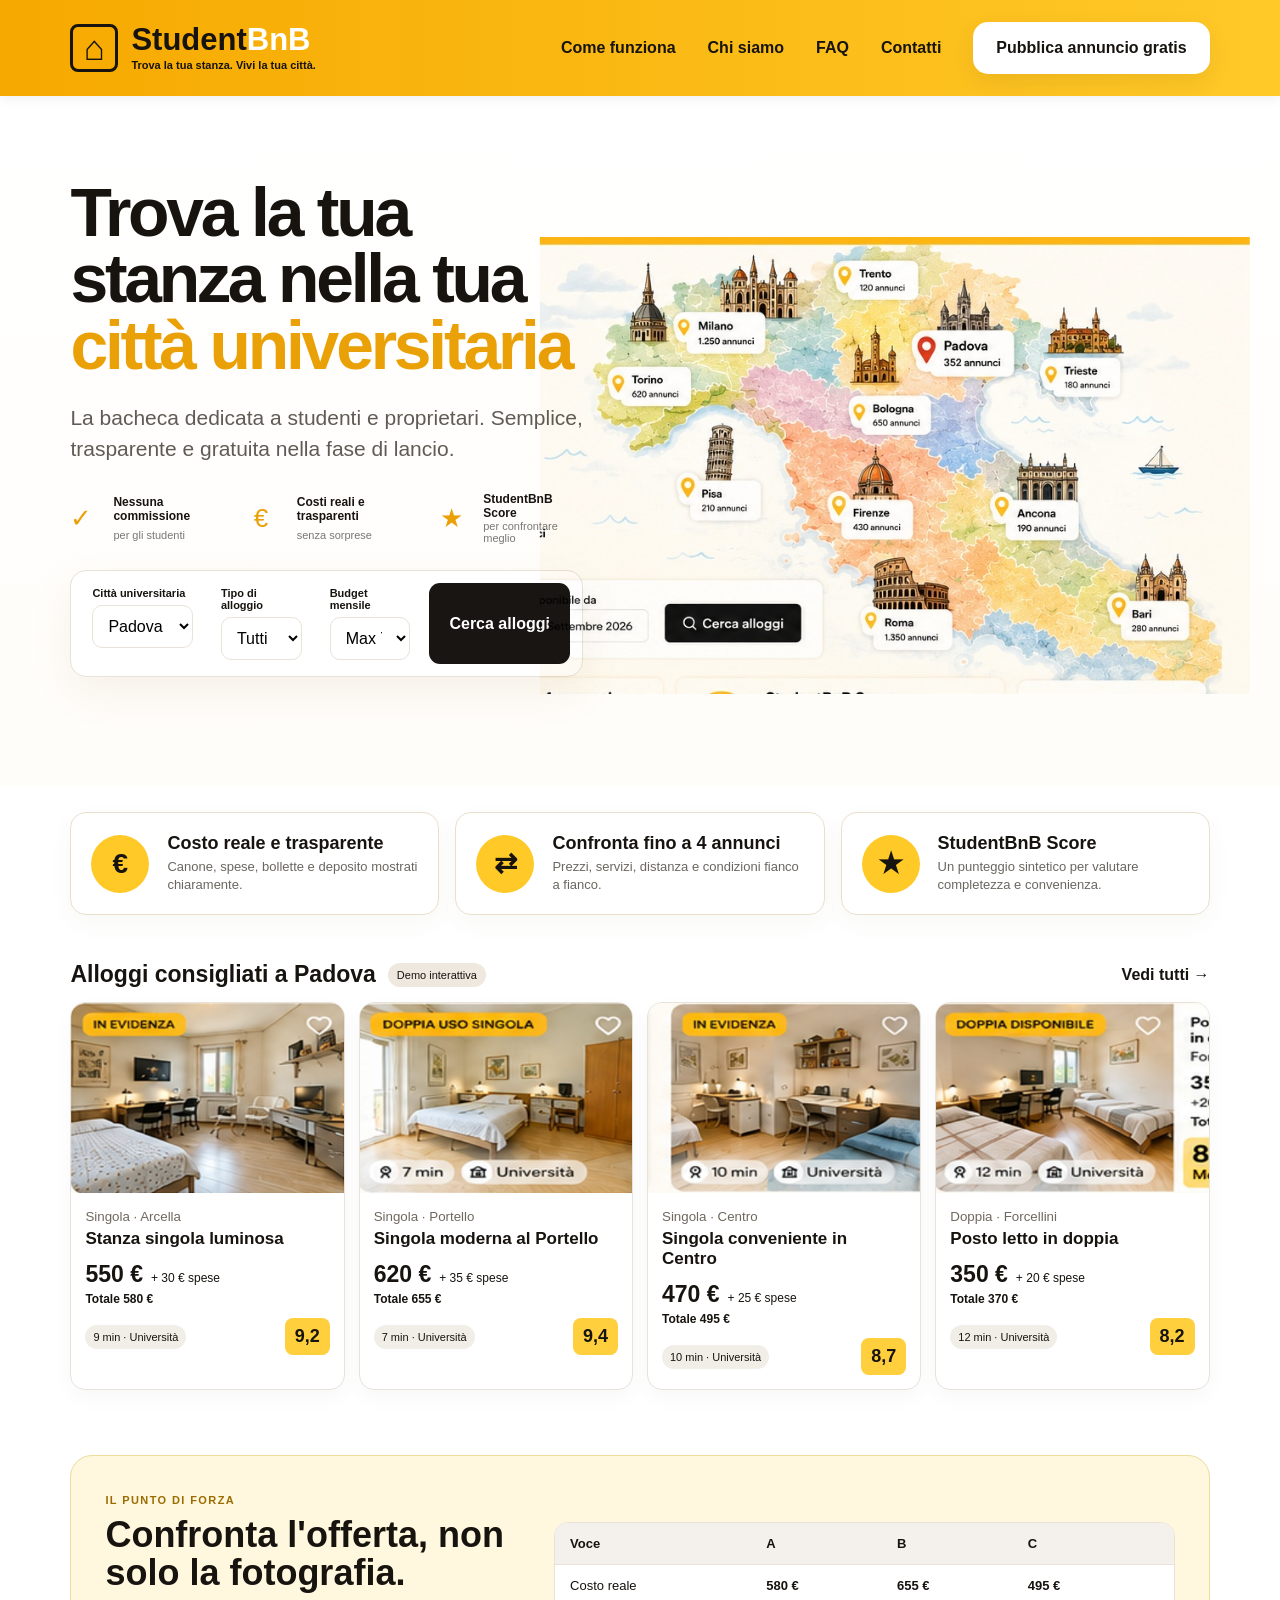
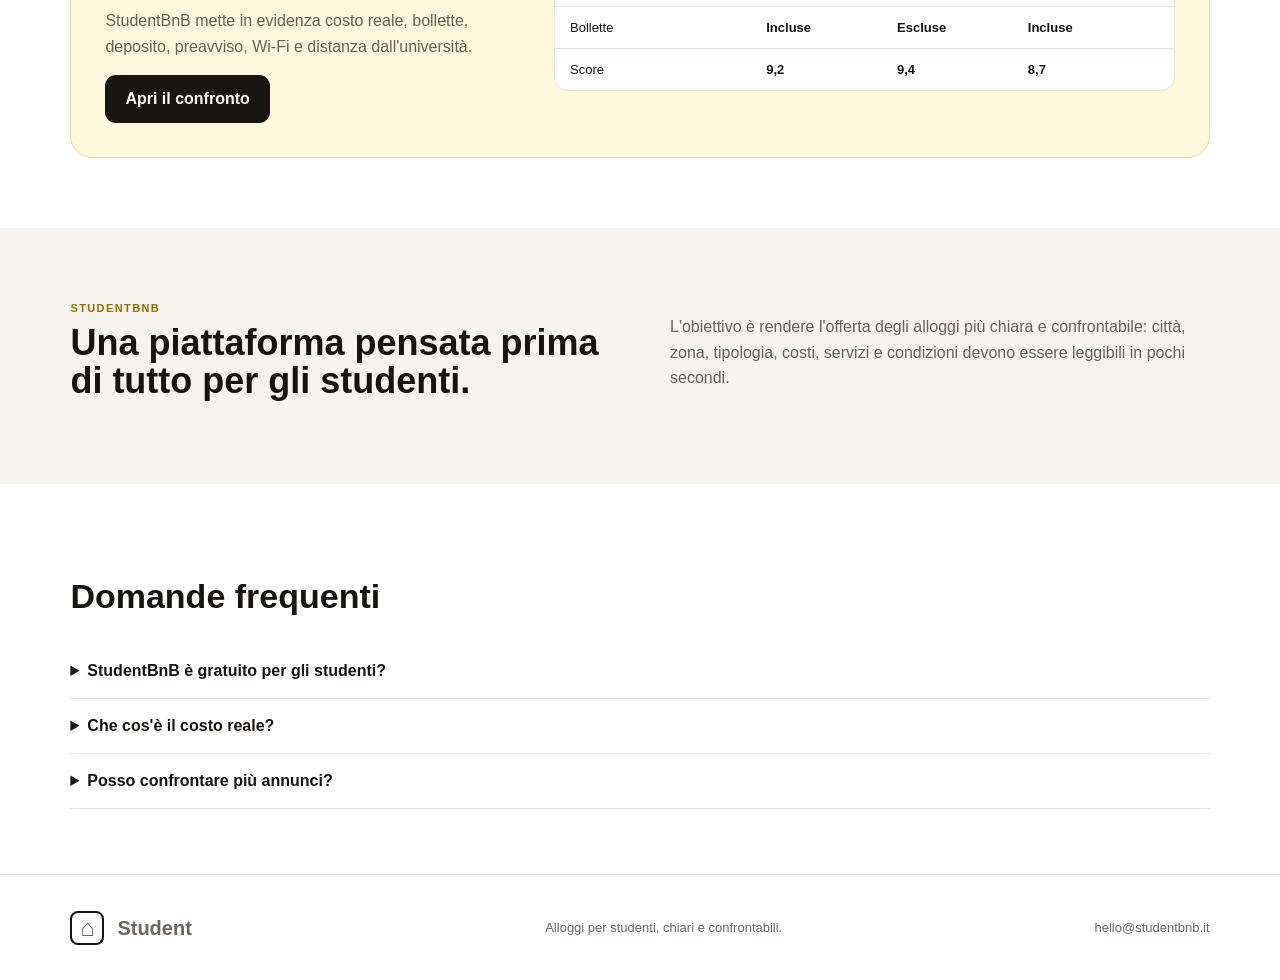
<file: index.html>
<!doctype html>
<html lang="it">
<head>
<meta charset="utf-8">
<meta name="viewport" content="width=device-width,initial-scale=1">
<title>StudentBnB — Trova la tua stanza. Vivi la tua città.</title>
<meta name="description" content="Alloggi per studenti: costi reali, confronto offerte e StudentBnB Score.">
<link rel="stylesheet" href="css/style.css">
</head>
<body>
<header class="site-header">
  <a class="logo" href="index.html">
    <span class="logo-house">⌂</span>
    <span><b>Student</b><strong>BnB</strong><small>Trova la tua stanza. Vivi la tua città.</small></span>
  </a>
  <nav id="nav">
    <a href="#come-funziona">Come funziona</a>
    <a href="#chi-siamo">Chi siamo</a>
    <a href="#faq">FAQ</a>
    <a href="#contatti">Contatti</a>
    <a class="publish" href="pubblica.html">Pubblica annuncio gratis</a>
  </nav>
  <button id="menuBtn" class="menu">☰</button>
</header>

<main>
<section class="hero">
  <div class="hero-copy">
    <h1>Trova la tua<br>stanza nella tua<br><em>città universitaria</em></h1>
    <p>La bacheca dedicata a studenti e proprietari. Semplice, trasparente e gratuita nella fase di lancio.</p>

    <div class="trust-row">
      <div><span>✓</span><b>Nessuna commissione</b><small>per gli studenti</small></div>
      <div><span>€</span><b>Costi reali e trasparenti</b><small>senza sorprese</small></div>
      <div><span>★</span><b>StudentBnB Score</b><small>per confrontare meglio</small></div>
    </div>

    <form class="search-panel" action="padova.html">
      <div>
        <label>Città universitaria</label>
        <select><option>Padova — città pilota</option></select>
      </div>
      <div>
        <label>Tipo di alloggio</label>
        <select><option>Tutti</option><option>Stanza singola</option><option>Doppia</option><option>Appartamento</option></select>
      </div>
      <div>
        <label>Budget mensile</label>
        <select><option>Max 700 €</option><option>Max 550 €</option><option>Max 900 €</option></select>
      </div>
      <button>Cerca alloggi</button>
    </form>
  </div>

  <div class="map-wrap">
    <img src="assets/italia-studentbnb.jpg" alt="Mappa illustrata dell'Italia con città universitarie">
    <a class="map-hotspot padova-hotspot" href="padova.html" aria-label="Apri Padova"></a>
  </div>
</section>

<section class="feature-strip" id="come-funziona">
  <article><span class="feature-icon">€</span><div><h2>Costo reale e trasparente</h2><p>Canone, spese, bollette e deposito mostrati chiaramente.</p></div></article>
  <article><span class="feature-icon">⇄</span><div><h2>Confronta fino a 4 annunci</h2><p>Prezzi, servizi, distanza e condizioni fianco a fianco.</p></div></article>
  <article><span class="feature-icon">★</span><div><h2>StudentBnB Score</h2><p>Un punteggio sintetico per valutare completezza e convenienza.</p></div></article>
</section>

<section class="recommended">
  <div class="section-title">
    <div><h2>Alloggi consigliati a Padova</h2><span>Demo interattiva</span></div>
    <a href="padova.html">Vedi tutti →</a>
  </div>
  <div class="home-cards" id="homeCards"></div>
</section>

<section class="compare-preview">
  <div>
    <span class="eyebrow">IL PUNTO DI FORZA</span>
    <h2>Confronta l'offerta, non solo la fotografia.</h2>
    <p>StudentBnB mette in evidenza costo reale, bollette, deposito, preavviso, Wi-Fi e distanza dall'università.</p>
    <a class="black-btn" href="compare.html">Apri il confronto</a>
  </div>
  <div class="mini-table">
    <div class="table-row head"><b>Voce</b><b>A</b><b>B</b><b>C</b></div>
    <div class="table-row"><span>Costo reale</span><b>580 €</b><b>655 €</b><b>495 €</b></div>
    <div class="table-row"><span>Bollette</span><b>Incluse</b><b>Escluse</b><b>Incluse</b></div>
    <div class="table-row"><span>Score</span><b>9,2</b><b>9,4</b><b>8,7</b></div>
  </div>
</section>

<section class="about" id="chi-siamo">
  <div><span class="eyebrow">STUDENTBNB</span><h2>Una piattaforma pensata prima di tutto per gli studenti.</h2></div>
  <p>L'obiettivo è rendere l'offerta degli alloggi più chiara e confrontabile: città, zona, tipologia, costi, servizi e condizioni devono essere leggibili in pochi secondi.</p>
</section>

<section class="faq" id="faq">
  <h2>Domande frequenti</h2>
  <details><summary>StudentBnB è gratuito per gli studenti?</summary><p>Sì, nella fase di lancio la consultazione e il contatto sono gratuiti.</p></details>
  <details><summary>Che cos'è il costo reale?</summary><p>È il costo mensile indicativo che somma canone e le principali spese dichiarate.</p></details>
  <details><summary>Posso confrontare più annunci?</summary><p>Sì, puoi selezionare fino a quattro annunci.</p></details>
</section>
</main>

<footer id="contatti">
  <div class="logo footer-logo"><span class="logo-house">⌂</span><span><b>Student</b><strong>BnB</strong></span></div>
  <p>Alloggi per studenti, chiari e confrontabili.</p>
  <a href="mailto:hello@studentbnb.it">hello@studentbnb.it</a>
</footer>

<script src="js/data.js"></script>
<script src="js/app.js"></script>
</body>
</html>
</file>
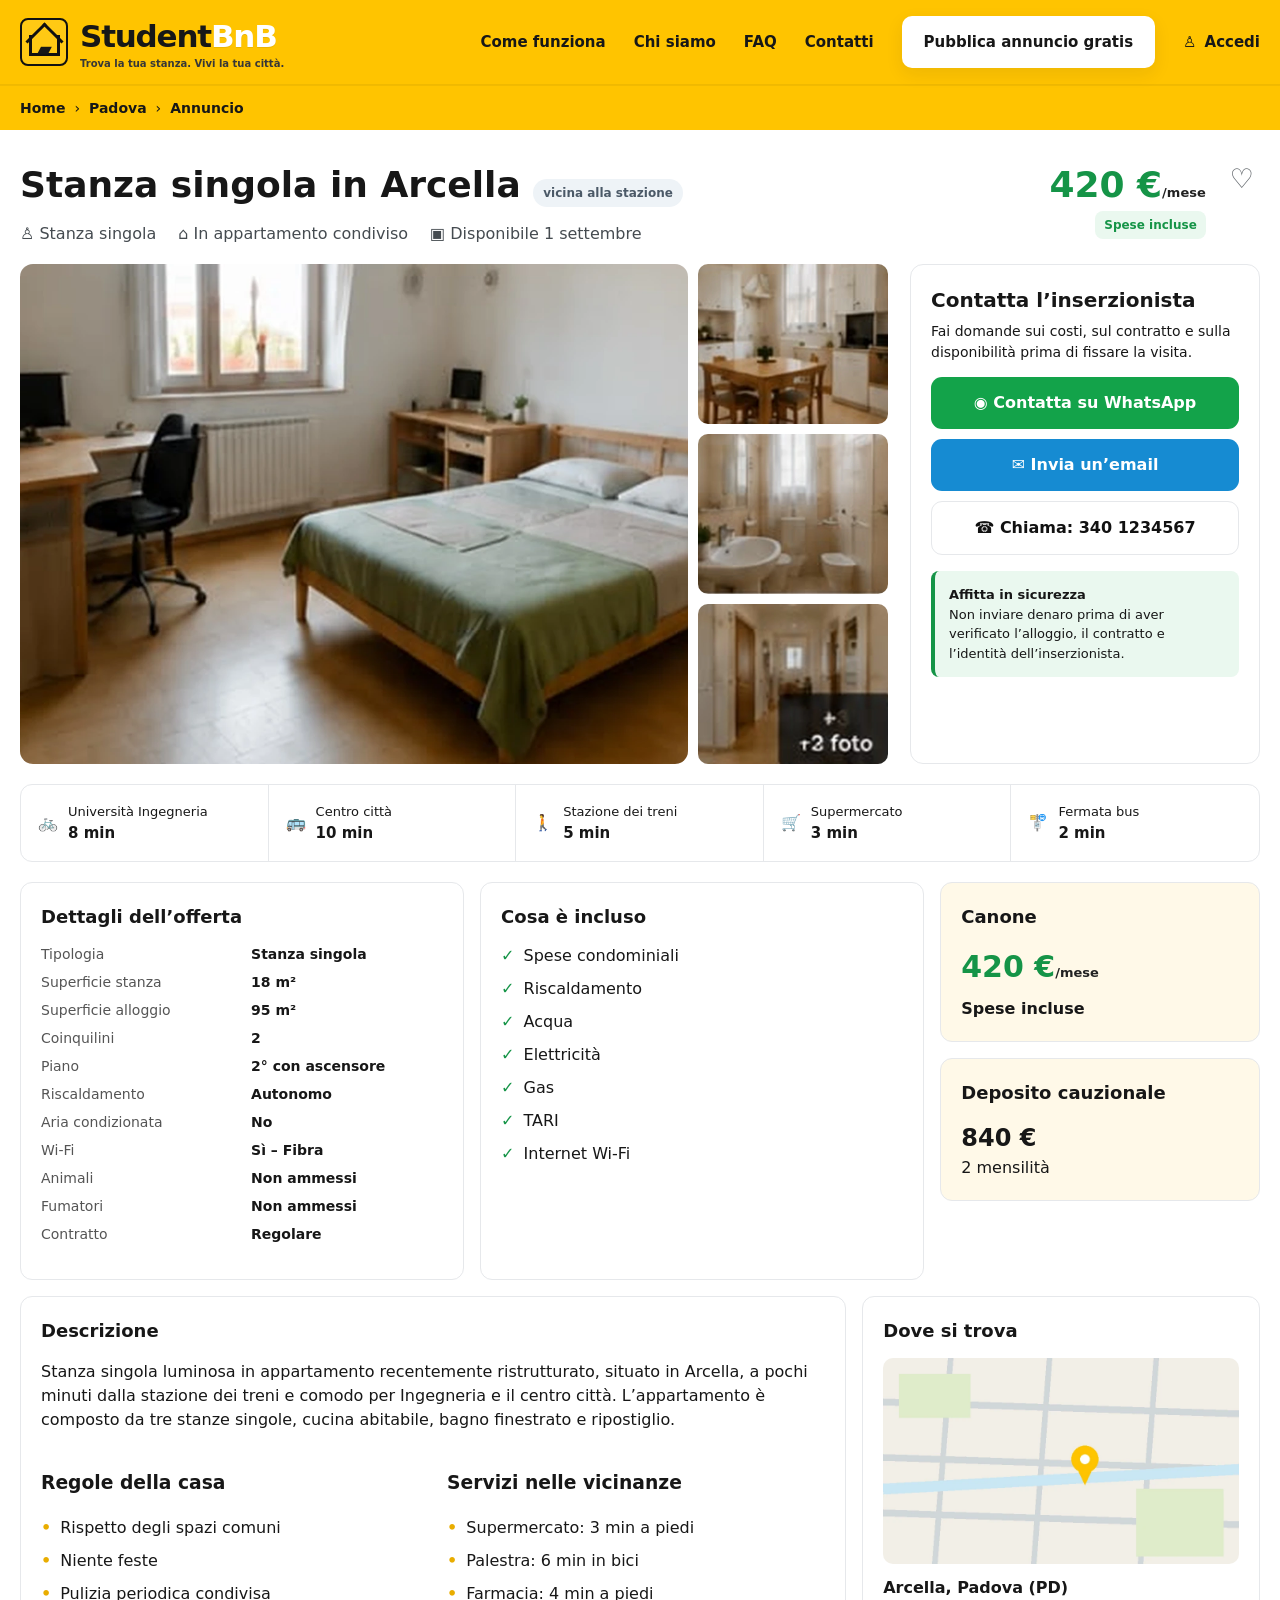
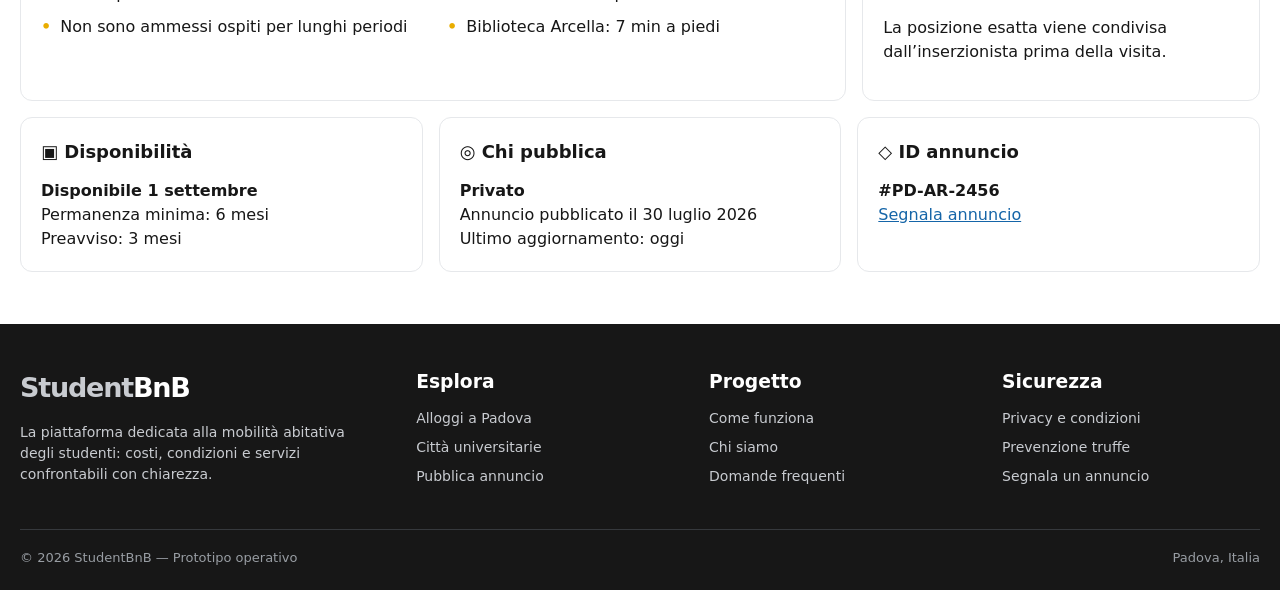
<file: annuncio.html>
<!doctype html>
<html lang="it">
<head>

<meta charset="utf-8">
<meta name="viewport" content="width=device-width,initial-scale=1">
<meta name="theme-color" content="#ffc400">
<link rel="stylesheet" href="assets/css/style.css">

<title>Annuncio StudentBnB</title>
<meta name="description" content="Scheda completa dell'offerta abitativa per studenti: canone, spese, deposito, durata, servizi e contatti.">
</head>
<body>

<header class="site-header">
  <div class="container header-inner">
    <a class="brand" href="index.html" aria-label="StudentBnB home">
      <span class="brand-icon" aria-hidden="true"><span class="brand-cap">▰</span></span>
      <span>Student<strong>BnB</strong><small>Trova la tua stanza. Vivi la tua città.</small></span>
    </a>
    <button class="menu-button" aria-label="Apri il menu" aria-expanded="false">☰</button>
    <nav class="main-nav" aria-label="Navigazione principale">
      <a href="index.html#come-funziona">Come funziona</a>
      <a href="index.html#chi-siamo">Chi siamo</a>
      <a href="index.html#faq">FAQ</a>
      <a href="index.html#contatti">Contatti</a>
      <a class="header-cta" href="pubblica.html">Pubblica annuncio gratis</a>
      <a class="account-link" href="#" data-login>♙ <span data-account-label>Accedi</span></a>
    </nav>
  </div>
</header>
<div class="breadcrumb"><div class="container"><a href="index.html">Home</a><span>›</span><a href="padova.html">Padova</a><span>›</span><strong>Annuncio</strong></div></div>
<main class="detail-page">
  <div class="container" id="detail-root"></div>
</main>

<footer class="site-footer" id="contatti">
  <div class="container">
    <div class="footer-grid">
      <div>
        <a class="brand" href="index.html" style="font-size:27px"><span>Student<strong>BnB</strong></span></a>
        <p>La piattaforma dedicata alla mobilità abitativa degli studenti: costi, condizioni e servizi confrontabili con chiarezza.</p>
      </div>
      <div><h3>Esplora</h3><div class="footer-links"><a href="padova.html">Alloggi a Padova</a><a href="index.html#citta">Città universitarie</a><a href="pubblica.html">Pubblica annuncio</a></div></div>
      <div><h3>Progetto</h3><div class="footer-links"><a href="index.html#come-funziona">Come funziona</a><a href="index.html#chi-siamo">Chi siamo</a><a href="index.html#faq">Domande frequenti</a></div></div>
      <div><h3>Sicurezza</h3><div class="footer-links"><a href="privacy.html">Privacy e condizioni</a><a href="privacy.html#sicurezza">Prevenzione truffe</a><a href="mailto:segnalazioni@studentbnb.it">Segnala un annuncio</a></div></div>
    </div>
    <div class="footer-bottom"><span>© 2026 StudentBnB — Prototipo operativo</span><span>Padova, Italia</span></div>
  </div>
</footer>
<div class="modal-backdrop" id="login-modal" role="dialog" aria-modal="true" aria-labelledby="login-title">
  <div class="modal">
    <button class="modal-close" data-close-modal aria-label="Chiudi">×</button>
    <h2 id="login-title">Accedi alla demo</h2>
    <p>Salva i preferiti e ritrova gli annunci pubblicati da questo dispositivo.</p>
    <form id="login-form">
      <div class="field"><label for="login-email">Email</label><input id="login-email" name="email" type="email" required placeholder="nome@email.it"></div>
      <button class="btn btn-yellow btn-block" type="submit">Continua</button>
    </form>
  </div>
</div>
<div id="toast" class="toast" role="status" aria-live="polite"></div>
<script src="assets/js/data.js"></script>
<script src="assets/js/app.js"></script>
</body>
</html>
</file>
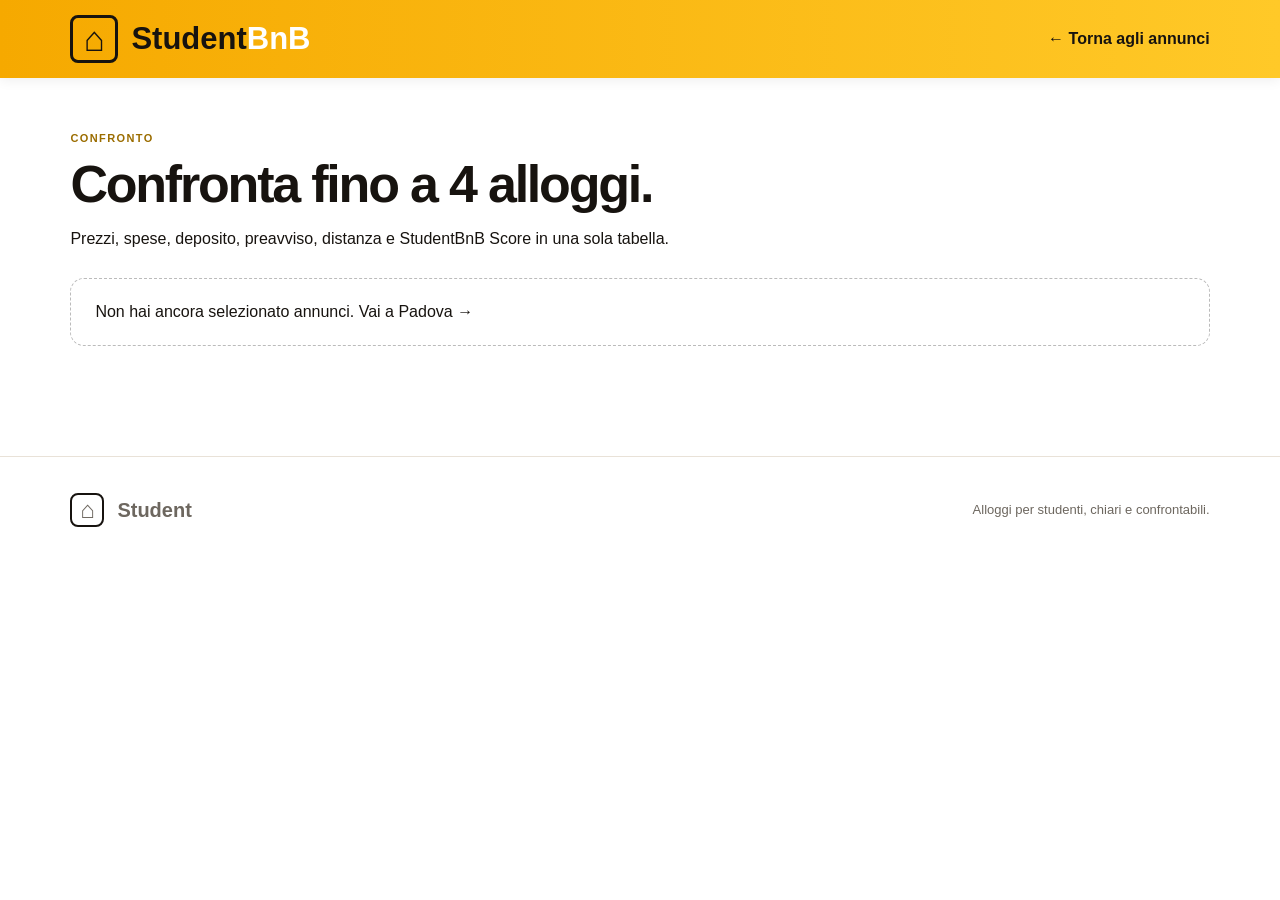
<file: compare.html>
<!doctype html>
<html lang="it"><head><meta charset="utf-8"><meta name="viewport" content="width=device-width,initial-scale=1">
<title>Confronta alloggi — StudentBnB</title><link rel="stylesheet" href="css/style.css"></head><body>
<header class="site-header compact"><a class="logo" href="index.html"><span class="logo-house">⌂</span><span><b>Student</b><strong>BnB</strong></span></a><nav><a href="padova.html">← Torna agli annunci</a></nav></header>
<main class="page compare-page"><span class="eyebrow">CONFRONTO</span><h1>Confronta fino a 4 alloggi.</h1><p>Prezzi, spese, deposito, preavviso, distanza e StudentBnB Score in una sola tabella.</p>
<div id="compareEmpty" class="empty">Non hai ancora selezionato annunci. <a href="padova.html">Vai a Padova →</a></div>
<div id="compareTableWrap"></div></main>
<footer><div class="logo footer-logo"><span class="logo-house">⌂</span><span><b>Student</b><strong>BnB</strong></span></div><p>Alloggi per studenti, chiari e confrontabili.</p></footer>
<script src="js/data.js"></script><script src="js/app.js"></script></body></html>
</file>
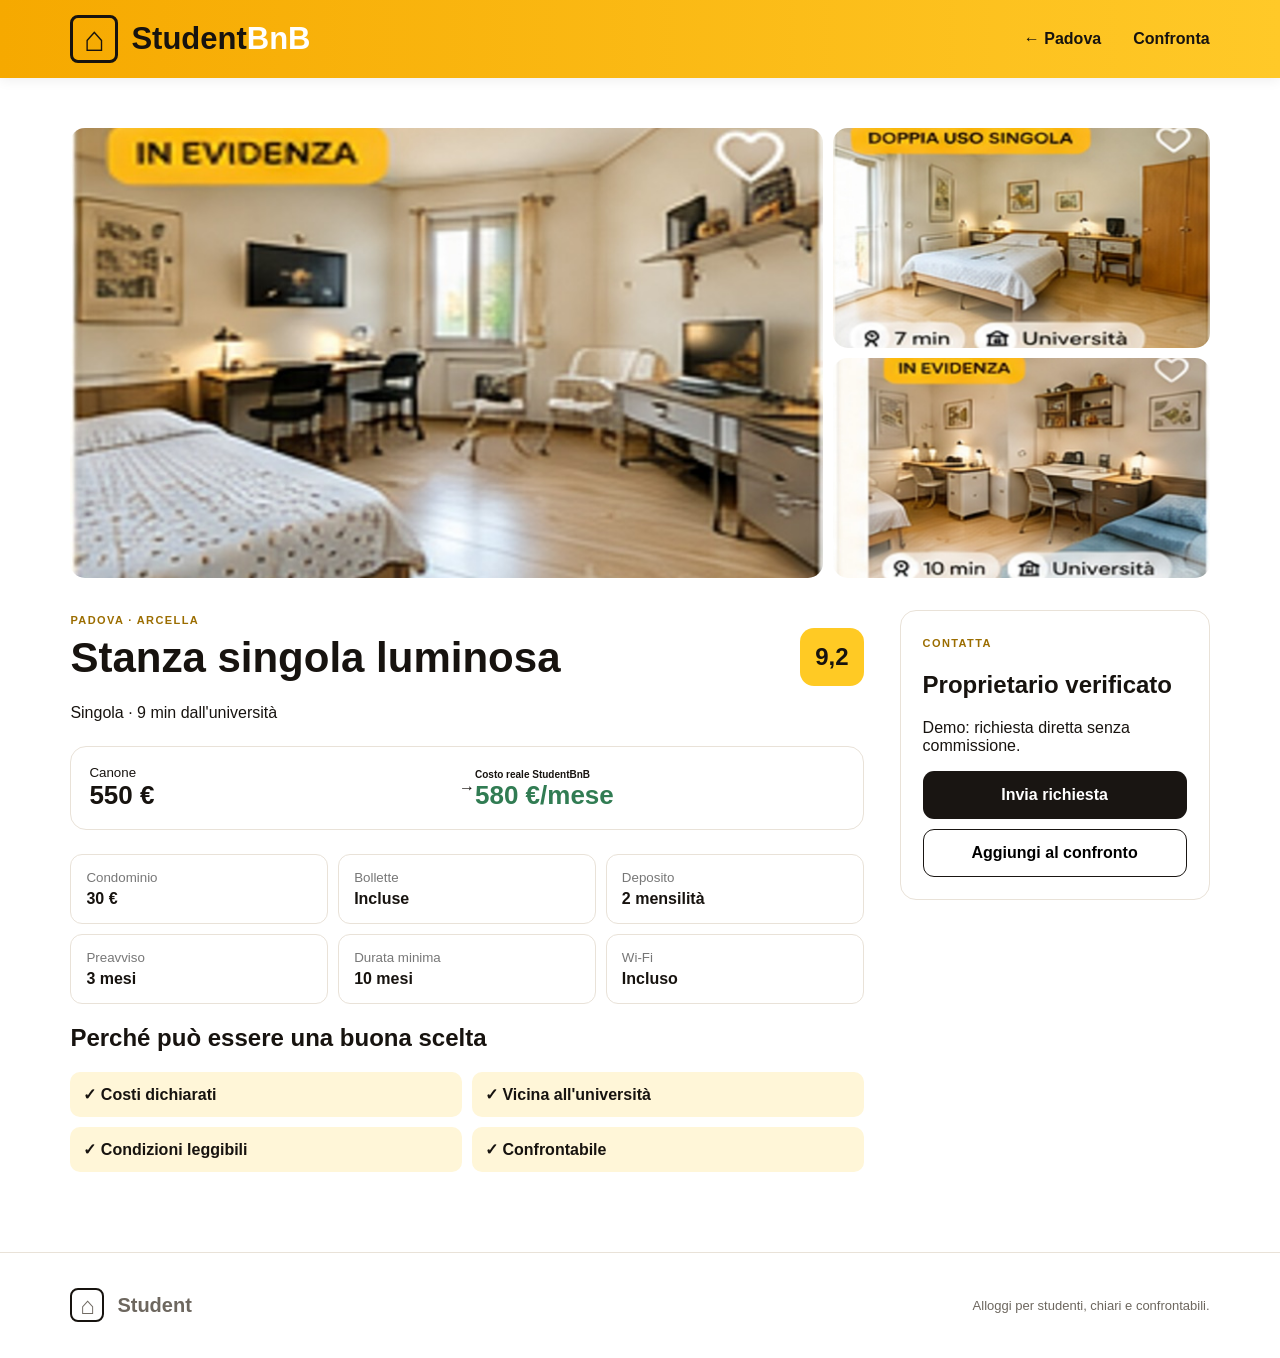
<file: detail.html>
<!doctype html>
<html lang="it"><head><meta charset="utf-8"><meta name="viewport" content="width=device-width,initial-scale=1">
<title>Dettaglio annuncio — StudentBnB</title><link rel="stylesheet" href="css/style.css"></head><body>
<header class="site-header compact"><a class="logo" href="index.html"><span class="logo-house">⌂</span><span><b>Student</b><strong>BnB</strong></span></a><nav><a href="padova.html">← Padova</a><a href="compare.html">Confronta</a></nav></header>
<main class="page detail-page" id="detailRoot">
  <div class="gallery"><img id="detailPhoto" src="assets/room-1.jpg"><img src="assets/room-2.jpg"><img src="assets/room-3.jpg"></div>
  <div class="detail-layout">
    <section>
      <span class="eyebrow" id="detailZone">PADOVA</span>
      <div class="detail-title"><h1 id="detailTitle">Stanza singola</h1><span id="detailScore" class="big-score">9,4</span></div>
      <p id="detailMeta"></p>
      <div class="real-cost"><div><small>Canone</small><b id="rentPrice"></b></div><span>→</span><div class="total"><small>Costo reale StudentBnB</small><b id="realPrice"></b></div></div>
      <div class="info-grid">
        <div><small>Condominio</small><b id="condoPrice"></b></div>
        <div><small>Bollette</small><b id="billPrice"></b></div>
        <div><small>Deposito</small><b id="depositPrice"></b></div>
        <div><small>Preavviso</small><b id="noticePrice"></b></div>
        <div><small>Durata minima</small><b id="durationPrice"></b></div>
        <div><small>Wi-Fi</small><b id="wifiInfo"></b></div>
      </div>
      <h2>Perché può essere una buona scelta</h2>
      <div class="pros"><span>✓ Costi dichiarati</span><span>✓ Vicina all'università</span><span>✓ Condizioni leggibili</span><span>✓ Confrontabile</span></div>
    </section>
    <aside><div class="contact-box"><span class="eyebrow">CONTATTA</span><h2>Proprietario verificato</h2><p>Demo: richiesta diretta senza commissione.</p><a class="black-btn full" href="mailto:demo@studentbnb.it">Invia richiesta</a><button id="detailCompareBtn" class="outline full">Aggiungi al confronto</button></div></aside>
  </div>
</main>
<footer><div class="logo footer-logo"><span class="logo-house">⌂</span><span><b>Student</b><strong>BnB</strong></span></div><p>Alloggi per studenti, chiari e confrontabili.</p></footer>
<script src="js/data.js"></script><script src="js/app.js"></script></body></html>
</file>
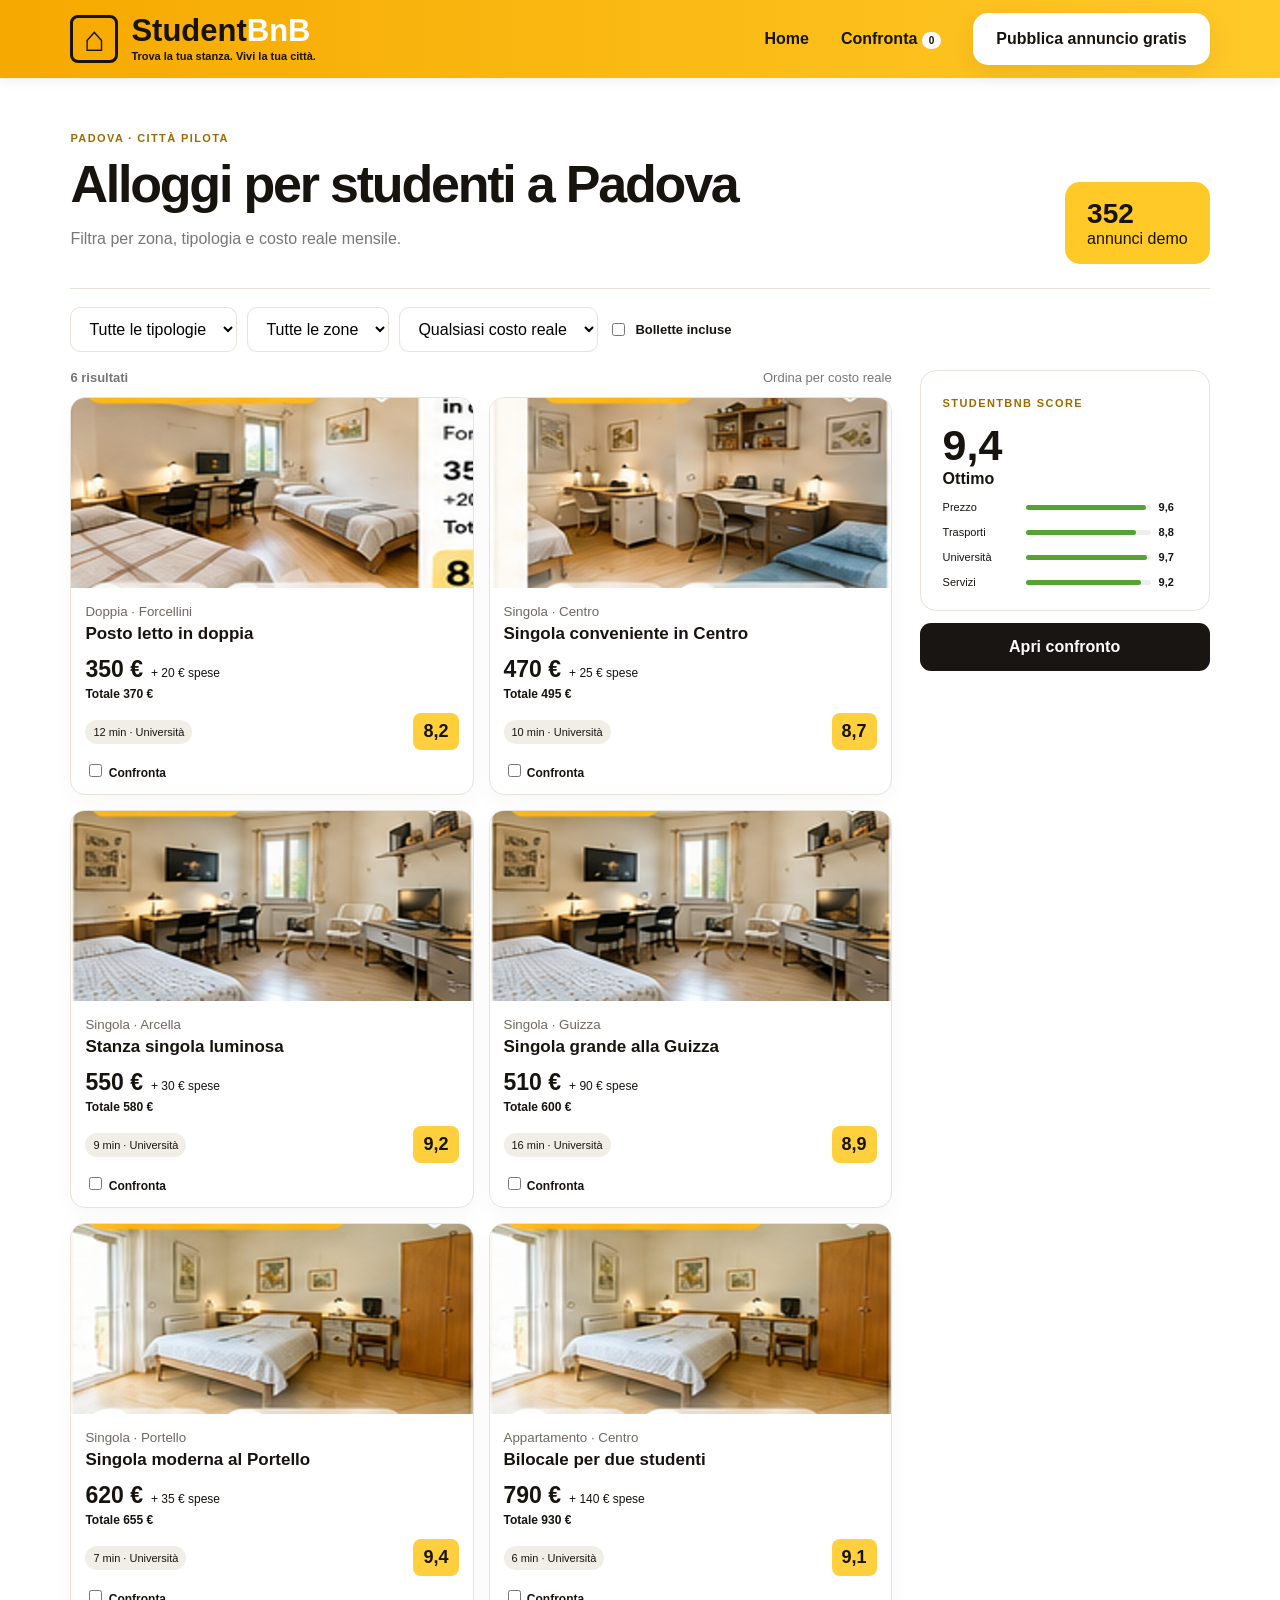
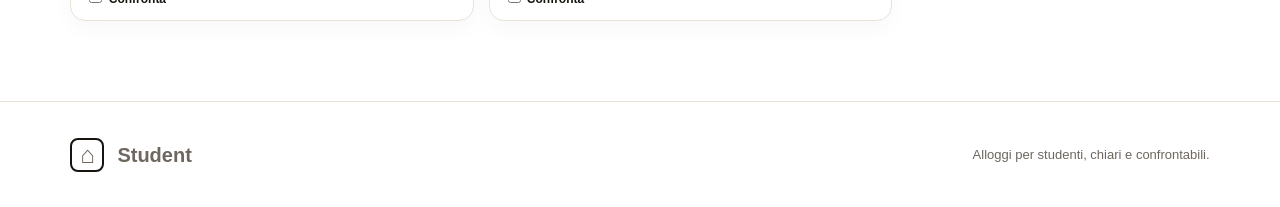
<file: padova.html>
<!doctype html>
<html lang="it"><head><meta charset="utf-8"><meta name="viewport" content="width=device-width,initial-scale=1">
<title>Padova — StudentBnB</title><link rel="stylesheet" href="css/style.css"></head>
<body>
<header class="site-header compact">
  <a class="logo" href="index.html"><span class="logo-house">⌂</span><span><b>Student</b><strong>BnB</strong><small>Trova la tua stanza. Vivi la tua città.</small></span></a>
  <nav><a href="index.html">Home</a><a href="compare.html">Confronta <span id="compareCount" class="badge">0</span></a><a class="publish" href="pubblica.html">Pubblica annuncio gratis</a></nav>
</header>
<main class="page">
<section class="city-heading">
  <div><span class="eyebrow">PADOVA · CITTÀ PILOTA</span><h1>Alloggi per studenti a Padova</h1><p>Filtra per zona, tipologia e costo reale mensile.</p></div>
  <div class="city-score"><b>352</b><span>annunci demo</span></div>
</section>

<section class="filters">
  <select id="typeFilter"><option value="all">Tutte le tipologie</option><option>Singola</option><option>Doppia</option><option>Appartamento</option></select>
  <select id="zoneFilter"><option value="all">Tutte le zone</option><option>Arcella</option><option>Portello</option><option>Centro</option><option>Guizza</option><option>Forcellini</option></select>
  <select id="priceFilter"><option value="9999">Qualsiasi costo reale</option><option value="550">Fino a 550 €</option><option value="650">Fino a 650 €</option><option value="800">Fino a 800 €</option></select>
  <label><input id="billsFilter" type="checkbox"> Bollette incluse</label>
</section>

<section class="listing-layout">
  <div>
    <div class="results-meta"><b><span id="resultCount">0</span> risultati</b><span>Ordina per costo reale</span></div>
    <div id="listingGrid" class="listing-grid"></div>
  </div>
  <aside>
    <div class="score-panel">
      <span class="eyebrow">STUDENTBNB SCORE</span>
      <strong>9,4</strong><b>Ottimo</b>
      <div class="scoreline"><span>Prezzo</span><i style="--w:96%"></i><b>9,6</b></div>
      <div class="scoreline"><span>Trasporti</span><i style="--w:88%"></i><b>8,8</b></div>
      <div class="scoreline"><span>Università</span><i style="--w:97%"></i><b>9,7</b></div>
      <div class="scoreline"><span>Servizi</span><i style="--w:92%"></i><b>9,2</b></div>
    </div>
    <a class="black-btn full" href="compare.html">Apri confronto</a>
  </aside>
</section>
</main>
<footer><div class="logo footer-logo"><span class="logo-house">⌂</span><span><b>Student</b><strong>BnB</strong></span></div><p>Alloggi per studenti, chiari e confrontabili.</p></footer>
<script src="js/data.js"></script><script src="js/app.js"></script>
</body></html>
</file>
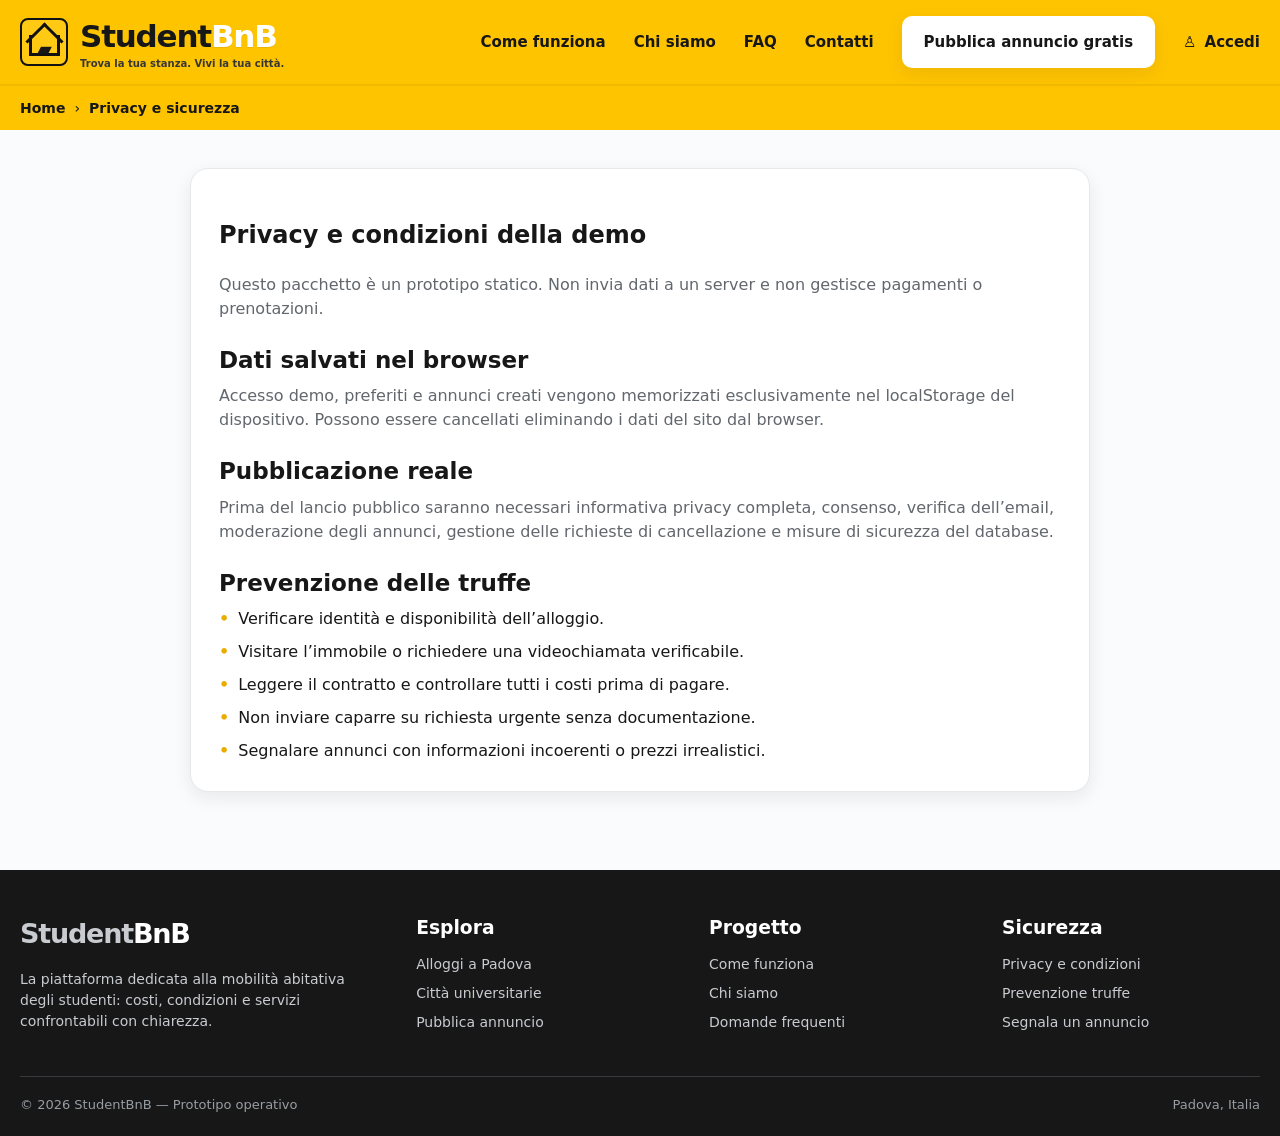
<file: privacy.html>
<!doctype html>
<html lang="it">
<head>

<meta charset="utf-8">
<meta name="viewport" content="width=device-width,initial-scale=1">
<meta name="theme-color" content="#ffc400">
<link rel="stylesheet" href="assets/css/style.css">

<title>Privacy, condizioni e sicurezza | StudentBnB</title>
<meta name="description" content="Informazioni essenziali su privacy, sicurezza e condizioni d'uso del prototipo StudentBnB.">
</head>
<body>

<header class="site-header">
  <div class="container header-inner">
    <a class="brand" href="index.html" aria-label="StudentBnB home">
      <span class="brand-icon" aria-hidden="true"><span class="brand-cap">▰</span></span>
      <span>Student<strong>BnB</strong><small>Trova la tua stanza. Vivi la tua città.</small></span>
    </a>
    <button class="menu-button" aria-label="Apri il menu" aria-expanded="false">☰</button>
    <nav class="main-nav" aria-label="Navigazione principale">
      <a href="index.html#come-funziona">Come funziona</a>
      <a href="index.html#chi-siamo">Chi siamo</a>
      <a href="index.html#faq">FAQ</a>
      <a href="index.html#contatti">Contatti</a>
      <a class="header-cta" href="pubblica.html">Pubblica annuncio gratis</a>
      <a class="account-link" href="#" data-login>♙ <span data-account-label>Accedi</span></a>
    </nav>
  </div>
</header>
<div class="breadcrumb"><div class="container"><a href="index.html">Home</a><span>›</span><strong>Privacy e sicurezza</strong></div></div>
<main class="form-shell">
  <div class="container" style="max-width:900px">
    <section class="form-section card">
      <h1>Privacy e condizioni della demo</h1>
      <p>Questo pacchetto è un prototipo statico. Non invia dati a un server e non gestisce pagamenti o prenotazioni.</p>
      <h2>Dati salvati nel browser</h2>
      <p>Accesso demo, preferiti e annunci creati vengono memorizzati esclusivamente nel localStorage del dispositivo. Possono essere cancellati eliminando i dati del sito dal browser.</p>
      <h2>Pubblicazione reale</h2>
      <p>Prima del lancio pubblico saranno necessari informativa privacy completa, consenso, verifica dell’email, moderazione degli annunci, gestione delle richieste di cancellazione e misure di sicurezza del database.</p>
      <h2 id="sicurezza">Prevenzione delle truffe</h2>
      <ul class="bullet-list">
        <li>Verificare identità e disponibilità dell’alloggio.</li>
        <li>Visitare l’immobile o richiedere una videochiamata verificabile.</li>
        <li>Leggere il contratto e controllare tutti i costi prima di pagare.</li>
        <li>Non inviare caparre su richiesta urgente senza documentazione.</li>
        <li>Segnalare annunci con informazioni incoerenti o prezzi irrealistici.</li>
      </ul>
    </section>
  </div>
</main>

<footer class="site-footer" id="contatti">
  <div class="container">
    <div class="footer-grid">
      <div>
        <a class="brand" href="index.html" style="font-size:27px"><span>Student<strong>BnB</strong></span></a>
        <p>La piattaforma dedicata alla mobilità abitativa degli studenti: costi, condizioni e servizi confrontabili con chiarezza.</p>
      </div>
      <div><h3>Esplora</h3><div class="footer-links"><a href="padova.html">Alloggi a Padova</a><a href="index.html#citta">Città universitarie</a><a href="pubblica.html">Pubblica annuncio</a></div></div>
      <div><h3>Progetto</h3><div class="footer-links"><a href="index.html#come-funziona">Come funziona</a><a href="index.html#chi-siamo">Chi siamo</a><a href="index.html#faq">Domande frequenti</a></div></div>
      <div><h3>Sicurezza</h3><div class="footer-links"><a href="privacy.html">Privacy e condizioni</a><a href="privacy.html#sicurezza">Prevenzione truffe</a><a href="mailto:segnalazioni@studentbnb.it">Segnala un annuncio</a></div></div>
    </div>
    <div class="footer-bottom"><span>© 2026 StudentBnB — Prototipo operativo</span><span>Padova, Italia</span></div>
  </div>
</footer>
<div class="modal-backdrop" id="login-modal" role="dialog" aria-modal="true" aria-labelledby="login-title">
  <div class="modal">
    <button class="modal-close" data-close-modal aria-label="Chiudi">×</button>
    <h2 id="login-title">Accedi alla demo</h2>
    <p>Salva i preferiti e ritrova gli annunci pubblicati da questo dispositivo.</p>
    <form id="login-form">
      <div class="field"><label for="login-email">Email</label><input id="login-email" name="email" type="email" required placeholder="nome@email.it"></div>
      <button class="btn btn-yellow btn-block" type="submit">Continua</button>
    </form>
  </div>
</div>
<div id="toast" class="toast" role="status" aria-live="polite"></div>
<script src="assets/js/data.js"></script>
<script src="assets/js/app.js"></script>
</body>
</html>
</file>
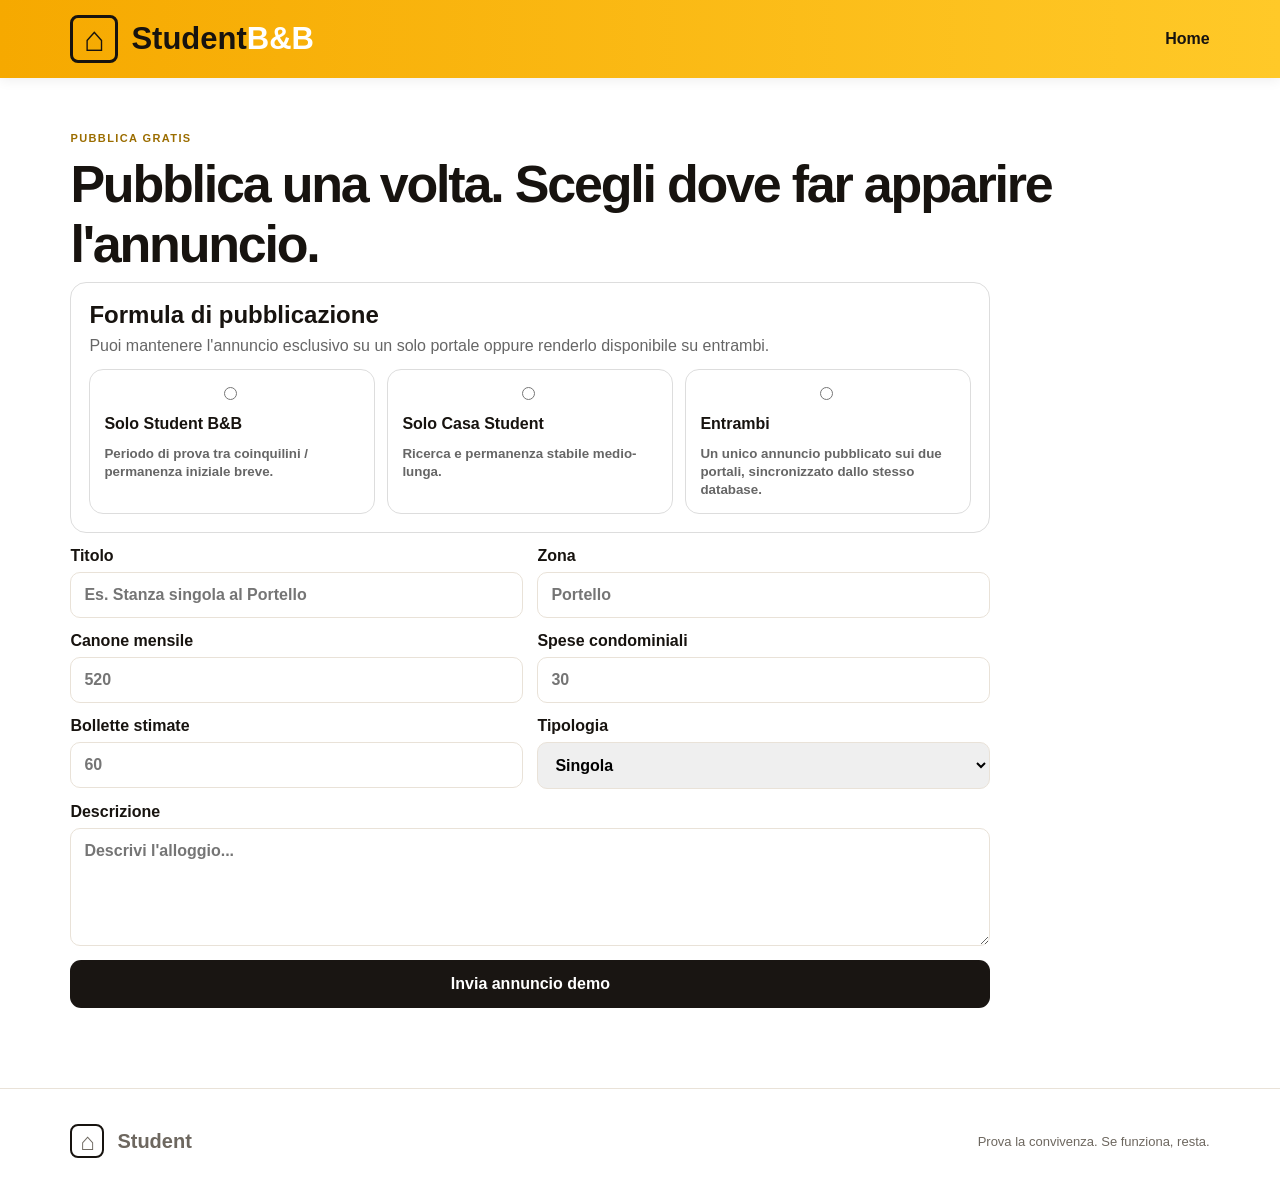
<file: pubblica.html>
<!doctype html>
<html lang="it"><head><meta charset="utf-8"><meta name="viewport" content="width=device-width,initial-scale=1"><title>Pubblica annuncio — Student B&B</title><link rel="stylesheet" href="css/style.css"><style>.channel-box{grid-column:1/-1;border:1px solid #ddd;border-radius:16px;padding:18px;background:#fff}.channel-box h2{margin:0 0 8px}.channel-box p{margin:0 0 14px;color:#666}.channel-options{display:grid;grid-template-columns:repeat(3,minmax(0,1fr));gap:12px}.channel-option{border:1px solid #ddd;border-radius:14px;padding:14px;cursor:pointer}.channel-option input{margin-right:8px}.channel-option strong{display:block;margin-top:8px}.channel-option small{display:block;color:#666;margin-top:5px;line-height:1.35}@media(max-width:700px){.channel-options{grid-template-columns:1fr}}</style></head><body>
<header class="site-header compact"><a class="logo" href="index.html"><span class="logo-house">⌂</span><span><b>Student</b><strong>B&B</strong></span></a><nav><a href="index.html">Home</a></nav></header>
<main class="page form-page"><span class="eyebrow">PUBBLICA GRATIS</span><h1>Pubblica una volta. Scegli dove far apparire l'annuncio.</h1>
<form class="publish-form" onsubmit="event.preventDefault();alert('Demo: annuncio acquisito con canale di pubblicazione selezionato.');">
<section class="channel-box">
<h2>Formula di pubblicazione</h2><p>Puoi mantenere l'annuncio esclusivo su un solo portale oppure renderlo disponibile su entrambi.</p>
<div class="channel-options">
<label class="channel-option"><input required type="radio" name="publication_mode" value="studentbnb"><strong>Solo Student B&B</strong><small>Periodo di prova tra coinquilini / permanenza iniziale breve.</small></label>
<label class="channel-option"><input required type="radio" name="publication_mode" value="casastudent"><strong>Solo Casa Student</strong><small>Ricerca e permanenza stabile medio-lunga.</small></label>
<label class="channel-option"><input required type="radio" name="publication_mode" value="both"><strong>Entrambi</strong><small>Un unico annuncio pubblicato sui due portali, sincronizzato dallo stesso database.</small></label>
</div></section>
<label>Titolo<input required placeholder="Es. Stanza singola al Portello"></label>
<label>Zona<input required placeholder="Portello"></label>
<label>Canone mensile<input required type="number" placeholder="520"></label>
<label>Spese condominiali<input type="number" placeholder="30"></label>
<label>Bollette stimate<input type="number" placeholder="60"></label>
<label>Tipologia<select><option>Singola</option><option>Doppia</option><option>Appartamento</option></select></label>
<label class="wide">Descrizione<textarea rows="5" placeholder="Descrivi l'alloggio..."></textarea></label>
<button class="black-btn wide">Invia annuncio demo</button>
</form></main>
<footer><div class="logo footer-logo"><span class="logo-house">⌂</span><span><b>Student</b><strong>B&B</strong></span></div><p>Prova la convivenza. Se funziona, resta.</p></footer></body></html>
</file>
<file: css/style.css>
:root{--yellow:#fdbb12;--yellow2:#ffc928;--ink:#17130f;--muted:#6d675f;--line:#e9e2d8;--soft:#fffaf0;--green:#317c53;--radius:18px}
*{box-sizing:border-box}html{scroll-behavior:smooth}body{margin:0;font-family:Arial,Helvetica,sans-serif;color:var(--ink);background:#fff}a{color:inherit;text-decoration:none}button,select,input,textarea{font:inherit}
.site-header{height:96px;padding:0 5.5vw;display:flex;align-items:center;justify-content:space-between;background:linear-gradient(90deg,#f6a900,#ffc928);position:sticky;top:0;z-index:20;box-shadow:0 2px 12px #00000012}.site-header.compact{height:78px}
.logo{display:flex;align-items:center;gap:13px;font-size:31px;font-weight:900;line-height:.9}.logo strong{color:#fff}.logo small{display:block;font-size:11px;font-weight:700;margin-top:7px}.logo-house{width:48px;height:48px;border:3px solid var(--ink);border-radius:8px;display:grid;place-items:center;font-size:35px}
.site-header nav{display:flex;align-items:center;gap:32px;font-weight:800}.publish{background:#fff;padding:17px 23px;border-radius:15px;box-shadow:0 8px 24px #00000012}.menu{display:none;border:0;background:transparent;font-size:28px}
.hero{display:grid;grid-template-columns:.92fr 1.08fr;min-height:690px;padding:74px 5.5vw 25px;gap:25px;overflow:hidden;background:linear-gradient(180deg,#fff,#fffdf9)}
.hero-copy h1{font-size:clamp(52px,5.3vw,82px);line-height:.98;letter-spacing:-3.2px;margin:10px 0 24px}.hero-copy h1 em{font-style:normal;color:#eaa107}.hero-copy>p{font-size:21px;line-height:1.45;color:#605b55;max-width:590px}
.trust-row{display:flex;gap:22px;margin:28px 0 26px}.trust-row>div{display:grid;grid-template-columns:36px 1fr;column-gap:7px;align-items:center}.trust-row span{grid-row:1/3;font-size:26px;color:#eaa107}.trust-row b{font-size:12px}.trust-row small{font-size:11px;color:#777}
.search-panel{display:grid;grid-template-columns:1.2fr 1fr 1fr auto;border:1px solid var(--line);background:#fff;padding:12px;border-radius:16px;box-shadow:0 16px 42px #8f722515;gap:10px}.search-panel div{padding:4px 9px}.search-panel label{display:block;font-size:11px;font-weight:800;margin-bottom:6px}.search-panel select{width:100%;padding:11px;border:1px solid var(--line);border-radius:10px;background:#fff}.search-panel button,.black-btn{border:0;background:#191512;color:#fff;border-radius:11px;padding:15px 20px;font-weight:900;display:inline-flex;align-items:center;justify-content:center;cursor:pointer}
.map-wrap{position:relative;display:flex;align-items:center;justify-content:center}.map-wrap img{width:118%;max-width:none;transform:translateX(-2%);mix-blend-mode:multiply}.map-hotspot{position:absolute}.padova-hotspot{width:16%;height:16%;left:57%;top:20%}
.feature-strip{padding:26px 5.5vw 34px;display:grid;grid-template-columns:repeat(3,1fr);gap:16px;background:#fff}.feature-strip article{border:1px solid #eadfce;border-radius:16px;padding:20px;display:flex;gap:18px;align-items:center;box-shadow:0 8px 24px #66521a0b}.feature-icon{width:58px;height:58px;background:var(--yellow2);border-radius:50%;display:grid;place-items:center;font-size:28px;font-weight:900;flex:0 0 auto}.feature-strip h2{font-size:18px;margin:0 0 4px}.feature-strip p{margin:0;color:#6b665f;font-size:13px;line-height:1.4}
.recommended{padding:12px 5.5vw 65px}.section-title{display:flex;justify-content:space-between;align-items:center;margin-bottom:14px}.section-title>div{display:flex;align-items:center;gap:12px}.section-title h2{font-size:23px;margin:0}.section-title span{background:#eee8df;padding:6px 9px;border-radius:999px;font-size:11px}.section-title>a{font-weight:800}
.home-cards{display:grid;grid-template-columns:repeat(4,1fr);gap:14px}.listing-card{border:1px solid var(--line);border-radius:15px;background:#fff;overflow:hidden;box-shadow:0 8px 22px #00000008}.card-photo{display:block;height:190px;overflow:hidden}.card-photo img{width:100%;height:100%;object-fit:cover}.card-content{padding:14px}.card-content small{color:#6f685f}.card-content h3{font-size:17px;margin:4px 0 12px}.price{display:flex;align-items:baseline;gap:8px}.price b{font-size:23px}.price span{font-size:12px}.total{font-size:12px;font-weight:800;margin-top:4px}.card-bottom{display:flex;justify-content:space-between;align-items:center;margin-top:12px}.card-bottom span{font-size:11px;background:#f1eee8;padding:6px 8px;border-radius:999px}.card-bottom strong{background:#ffcf3d;border-radius:8px;padding:8px 10px;font-size:18px}.compare-check{display:block;font-size:12px;font-weight:800;margin-top:11px}
.compare-preview{margin:0 5.5vw 70px;background:#fff7de;border:1px solid #eddc9c;border-radius:22px;padding:34px;display:grid;grid-template-columns:.8fr 1.2fr;gap:35px;align-items:center}.eyebrow{font-size:11px;letter-spacing:1.4px;font-weight:900;color:#9b6d00}.compare-preview h2,.about h2{font-size:36px;line-height:1.05;margin:8px 0 14px}.compare-preview p,.about p{color:#676158;line-height:1.6}.mini-table{background:#fff;border:1px solid var(--line);border-radius:14px;overflow:hidden}.table-row{display:grid;grid-template-columns:1.5fr repeat(3,1fr);padding:13px 15px;border-bottom:1px solid var(--line);font-size:13px}.table-row:last-child{border-bottom:0}.table-row.head{background:#f4f1ec}
.about{padding:70px 5.5vw;background:#f7f4ef;display:grid;grid-template-columns:1fr 1fr;gap:60px}.faq{padding:65px 5.5vw}.faq h2{font-size:34px}.faq details{border-bottom:1px solid var(--line);padding:18px 0}.faq summary{font-weight:800;cursor:pointer}.faq p{color:#666}
footer{padding:32px 5.5vw;border-top:1px solid var(--line);display:flex;align-items:center;justify-content:space-between;color:#6d675f;font-size:13px}.footer-logo{font-size:20px}.footer-logo .logo-house{width:34px;height:34px;font-size:24px;border-width:2px}
.page{padding:50px 5.5vw 80px}.city-heading{display:flex;justify-content:space-between;align-items:flex-end;border-bottom:1px solid var(--line);padding-bottom:24px}.city-heading h1,.compare-page h1,.form-page h1{font-size:52px;letter-spacing:-2.2px;margin:8px 0}.city-heading p{color:#777}.city-score{background:var(--yellow2);padding:16px 22px;border-radius:15px;display:flex;flex-direction:column}.city-score b{font-size:28px}
.filters{display:flex;gap:10px;flex-wrap:wrap;padding:18px 0}.filters select{padding:12px 14px;border:1px solid var(--line);border-radius:10px;background:#fff}.filters label{display:flex;align-items:center;gap:7px;font-size:13px;font-weight:800}.listing-layout{display:grid;grid-template-columns:minmax(0,1fr) 290px;gap:28px}.results-meta{display:flex;justify-content:space-between;font-size:13px;color:#777;margin-bottom:12px}.listing-grid{display:grid;grid-template-columns:repeat(2,1fr);gap:15px}.score-panel{border:1px solid var(--line);border-radius:16px;padding:22px;margin-bottom:12px}.score-panel>strong{font-size:43px;display:block;margin-top:10px}.scoreline{display:grid;grid-template-columns:75px 1fr 28px;gap:8px;align-items:center;margin-top:13px;font-size:11px}.scoreline i{height:5px;background:#eee;border-radius:999px;position:relative}.scoreline i:after{content:"";position:absolute;inset:0 auto 0 0;width:var(--w);background:#55a333;border-radius:999px}.full{width:100%}.badge{background:#fff;border-radius:999px;padding:3px 7px;font-size:10px}
.gallery{display:grid;grid-template-columns:2fr 1fr;grid-template-rows:220px 220px;gap:10px}.gallery img{width:100%;height:100%;object-fit:cover;border-radius:15px}.gallery img:first-child{grid-row:1/3}.detail-layout{display:grid;grid-template-columns:1fr 310px;gap:36px;margin-top:32px}.detail-title{display:flex;justify-content:space-between;gap:18px;align-items:start}.detail-title h1{font-size:42px;margin:6px 0}.big-score{background:#ffca24;padding:15px;border-radius:14px;font-size:24px;font-weight:900}.real-cost{display:grid;grid-template-columns:1fr auto 1fr;align-items:center;border:1px solid var(--line);border-radius:16px;padding:18px;margin:24px 0}.real-cost div{display:flex;flex-direction:column}.real-cost b{font-size:26px}.real-cost .total b{color:var(--green)}.info-grid{display:grid;grid-template-columns:repeat(3,1fr);gap:10px}.info-grid div{border:1px solid var(--line);border-radius:12px;padding:15px}.info-grid small{display:block;color:#777;margin-bottom:5px}.pros{display:grid;grid-template-columns:1fr 1fr;gap:10px}.pros span{background:#fff6d8;padding:13px;border-radius:10px;font-weight:800}.contact-box{border:1px solid var(--line);border-radius:16px;padding:22px}.outline{border:1px solid #191512;background:#fff;border-radius:11px;padding:14px;font-weight:900;margin-top:10px}
.empty{margin:30px 0;border:1px dashed #bbb;padding:24px;border-radius:14px}.compare-scroll{overflow:auto;margin-top:25px}.compare-scroll table{width:100%;min-width:850px;border-collapse:collapse}.compare-scroll th,.compare-scroll td{border:1px solid var(--line);padding:15px;text-align:left}.compare-scroll th{background:#fff7de}.compare-scroll th small{display:block;color:#777;margin-top:5px}.publish-form{display:grid;grid-template-columns:1fr 1fr;gap:14px;max-width:920px}.publish-form label{display:flex;flex-direction:column;gap:7px;font-weight:800}.publish-form input,.publish-form select,.publish-form textarea{padding:13px;border:1px solid var(--line);border-radius:10px}.wide{grid-column:1/-1}
@media(max-width:1050px){.hero{grid-template-columns:1fr;padding-top:45px}.map-wrap{order:-1}.map-wrap img{width:100%;transform:none}.home-cards{grid-template-columns:repeat(2,1fr)}.listing-layout,.detail-layout{grid-template-columns:1fr}.feature-strip{grid-template-columns:1fr}.search-panel{grid-template-columns:1fr 1fr}.compare-preview,.about{grid-template-columns:1fr}}
@media(max-width:760px){.site-header{height:76px;padding:0 18px}.logo{font-size:23px}.logo-house{width:38px;height:38px;font-size:27px}.logo small{display:none}.site-header nav{display:none;position:absolute;top:76px;left:0;right:0;background:#ffbf1b;padding:18px;flex-direction:column;align-items:flex-start}.site-header nav.open{display:flex}.menu{display:block}.hero{padding:25px 18px}.hero-copy h1{font-size:48px;letter-spacing:-2px}.hero-copy>p{font-size:17px}.trust-row{flex-direction:column}.search-panel{grid-template-columns:1fr}.feature-strip,.recommended,.page,.faq{padding-left:18px;padding-right:18px}.home-cards,.listing-grid{grid-template-columns:1fr}.compare-preview{margin-left:18px;margin-right:18px;padding:23px}.about{padding:55px 18px}.city-heading{align-items:start}.city-score{display:none}.city-heading h1,.compare-page h1,.form-page h1{font-size:40px}.gallery{grid-template-columns:1fr;grid-template-rows:260px}.gallery img:not(:first-child){display:none}.info-grid,.pros,.publish-form{grid-template-columns:1fr}.wide{grid-column:auto}footer{padding:26px 18px;flex-direction:column;align-items:flex-start;gap:8px}.map-wrap{margin-top:-15px}}
</file>
<file: assets/css/style.css>
:root{
  --yellow:#ffc400;
  --yellow-dark:#e9ad00;
  --yellow-soft:#fff7d8;
  --ink:#171717;
  --muted:#62676d;
  --line:#e6e8eb;
  --paper:#ffffff;
  --green:#159447;
  --green-soft:#eaf8ef;
  --orange:#e98200;
  --orange-soft:#fff2df;
  --blue:#168bd2;
  --shadow:0 12px 35px rgba(20,31,45,.10);
  --shadow-sm:0 6px 18px rgba(20,31,45,.08);
  --radius:18px;
  --max:1240px;
}
*{box-sizing:border-box}
html{scroll-behavior:smooth}
body{margin:0;font-family:Inter,ui-sans-serif,system-ui,-apple-system,BlinkMacSystemFont,"Segoe UI",sans-serif;color:var(--ink);background:#fff;line-height:1.5}
img{max-width:100%;display:block}
a{color:inherit;text-decoration:none}
button,input,select,textarea{font:inherit}
button{cursor:pointer}
.container{width:min(var(--max),calc(100% - 40px));margin-inline:auto}
.visually-hidden{position:absolute!important;width:1px;height:1px;padding:0;margin:-1px;overflow:hidden;clip:rect(0,0,0,0);white-space:nowrap;border:0}
.hidden{display:none!important}

/* Header */
.site-header{position:sticky;top:0;z-index:50;background:var(--yellow);border-bottom:1px solid rgba(0,0,0,.06)}
.header-inner{height:84px;display:flex;align-items:center;gap:28px}
.brand{display:flex;align-items:center;gap:12px;font-size:31px;font-weight:900;letter-spacing:-1.2px;white-space:nowrap}
.brand-icon{width:48px;height:48px;border:2.5px solid #111;border-radius:8px;display:grid;place-items:center;position:relative;background:rgba(255,255,255,.08)}
.brand-icon:before{content:"";width:25px;height:18px;border:3px solid #111;border-top:0;position:absolute;bottom:8px}
.brand-icon:after{content:"";position:absolute;width:24px;height:24px;border-left:3px solid #111;border-top:3px solid #111;transform:rotate(45deg);top:8px}
.brand-cap{position:absolute;z-index:2;font-size:19px;top:14px}
.brand strong{color:white;text-shadow:0 1px 0 rgba(0,0,0,.08)}
.brand small{display:block;font-size:10px;font-weight:600;letter-spacing:0;color:#373737;margin-top:-4px}
.main-nav{margin-left:auto;display:flex;align-items:center;gap:28px;font-size:15px;font-weight:650}
.main-nav a:hover{text-decoration:underline;text-underline-offset:5px}
.header-cta{background:#fff;padding:15px 22px;border-radius:10px;box-shadow:var(--shadow-sm);font-weight:800!important;text-decoration:none!important}
.account-link{display:flex;align-items:center;gap:8px}
.menu-button{display:none;border:0;background:transparent;font-size:27px;padding:8px}

/* Common */
.btn{border:0;border-radius:11px;padding:14px 22px;font-weight:800;display:inline-flex;align-items:center;justify-content:center;gap:9px;transition:.2s transform,.2s box-shadow,.2s background}
.btn:hover{transform:translateY(-1px);box-shadow:var(--shadow-sm)}
.btn-yellow{background:var(--yellow);color:#111}
.btn-dark{background:#171717;color:#fff}
.btn-white{background:#fff;color:#111;border:1px solid var(--line)}
.btn-green{background:#13a34a;color:#fff}
.btn-blue{background:#168bd2;color:#fff}
.btn-block{width:100%}
.section-title{font-size:34px;line-height:1.15;margin:0 0 24px;letter-spacing:-.8px}
.kicker{text-transform:uppercase;letter-spacing:.12em;font-weight:850;color:#997100;font-size:12px}
.card{border:1px solid var(--line);background:#fff;border-radius:var(--radius);box-shadow:var(--shadow-sm)}
.pill{display:inline-flex;align-items:center;gap:6px;background:#eef3f7;color:#4b5967;padding:5px 10px;border-radius:999px;font-size:12px;font-weight:700}
.notice{border-radius:12px;padding:14px 16px;background:var(--yellow-soft);border:1px solid #f4dd82}
.icon-circle{width:58px;height:58px;border-radius:50%;display:grid;place-items:center;background:#fff4cc;font-size:28px}
.breadcrumb{background:var(--yellow);border-top:1px solid rgba(0,0,0,.05);font-size:14px}
.breadcrumb .container{height:44px;display:flex;align-items:center;gap:9px}
.breadcrumb a{font-weight:650}

/* Homepage */
.home-hero{padding:48px 0 20px;overflow:hidden}
.hero-grid{display:grid;grid-template-columns:minmax(360px,.82fr) minmax(560px,1.18fr);align-items:start;gap:20px}
.hero-copy{padding-top:28px;position:relative;z-index:2}
.hero-copy h1{font-size:58px;line-height:1.04;letter-spacing:-2.4px;margin:0 0 24px;max-width:540px}
.hero-copy h1 span{color:var(--yellow-dark)}
.hero-copy>p{font-size:21px;max-width:430px;margin:0 0 28px;color:#333}
.search-card{width:min(390px,100%);padding:24px;border-radius:18px;background:#fff;border:1px solid var(--line);box-shadow:var(--shadow)}
.search-card h2{font-size:24px;margin:0 0 4px}
.search-card p{margin:0 0 18px;color:var(--muted)}
.field{display:grid;gap:7px;margin-bottom:15px}
.field label,.field-label{font-weight:750;font-size:14px}
.field input,.field select,.field textarea,.select-control{width:100%;border:1px solid #d7dade;border-radius:10px;padding:13px 14px;background:#fff;color:#111;outline:none}
.field input:focus,.field select:focus,.field textarea:focus{border-color:#e6b400;box-shadow:0 0 0 4px rgba(255,196,0,.16)}
.explore-map{display:flex;align-items:center;gap:12px;margin-top:24px;color:#424242}
.explore-arrow{font-size:39px;transform:rotate(-15deg)}
.map-stage{position:relative;min-height:830px;margin-top:-8px}
.map-stage img{width:100%;height:830px;object-fit:contain;object-position:center top;filter:drop-shadow(0 12px 16px rgba(45,65,85,.07))}
.map-hotspot{position:absolute;border:0;background:rgba(255,196,0,.001);border-radius:18px;z-index:2}
.map-hotspot:hover,.map-hotspot:focus{outline:4px solid rgba(255,196,0,.35);background:rgba(255,196,0,.10)}
.hot-padova{left:52%;top:12%;width:22%;height:14%}
.hot-bologna{left:43%;top:25%;width:22%;height:11%}
.hot-roma{left:40%;top:51%;width:20%;height:12%}
.hot-milano{left:16%;top:6%;width:23%;height:15%}
.hot-torino{left:0;top:13%;width:19%;height:16%}
.hot-firenze{left:32%;top:36%;width:22%;height:12%}
.hot-napoli{left:58%;top:63%;width:22%;height:12%}
.hot-palermo{left:40%;top:82%;width:25%;height:14%}
.value-strip{display:grid;grid-template-columns:repeat(3,1fr);gap:24px;margin-top:14px;position:relative;z-index:3;padding-bottom:44px}
.value-item{display:flex;gap:14px;align-items:center}
.value-item h3{font-size:17px;margin:0 0 3px}
.value-item p{font-size:14px;margin:0;color:var(--muted)}
.city-section{border-top:1px solid var(--line);padding:38px 0 54px}
.city-grid{display:grid;grid-template-columns:repeat(8,1fr);gap:14px}
.city-card{position:relative;border-radius:16px;overflow:hidden;aspect-ratio:.68;box-shadow:var(--shadow-sm);transition:.2s transform}
.city-card:hover{transform:translateY(-4px)}
.city-card img{width:100%;height:100%;object-fit:cover}
.city-card:after{display:none}
.city-card strong{position:absolute;width:1px;height:1px;overflow:hidden;clip:rect(0 0 0 0);white-space:nowrap}
.publish-banner{margin:10px 0 38px;background:linear-gradient(90deg,#fff8e4,#fff1bd);border:1px solid #f0d47c;border-radius:18px;display:grid;grid-template-columns:140px 1fr auto 260px;align-items:center;overflow:hidden;min-height:148px}
.student-illustration{font-size:78px;text-align:center}
.publish-banner h3{font-size:26px;margin:0 0 3px}
.publish-banner p{margin:0;color:#444}
.room-illustration{height:148px;background:linear-gradient(135deg,#f3e0b8,#f7f1e1);position:relative}
.room-illustration:before{content:"🛏️";font-size:88px;position:absolute;right:30px;bottom:8px}
.stats-strip{display:grid;grid-template-columns:repeat(4,1fr);border:1px solid var(--line);border-radius:18px;padding:24px 12px;margin-bottom:55px}
.stat{display:flex;align-items:center;gap:14px;padding:0 24px;border-right:1px solid var(--line)}
.stat:last-child{border-right:0}
.stat-icon{font-size:30px}
.stat strong{display:block;font-size:20px}
.stat span{color:var(--muted);font-size:13px}

/* City page */
.city-hero{position:relative;min-height:330px;background:#f9efc8;overflow:hidden}
.city-hero-bg{position:absolute;inset:0 0 0 38%;background-size:cover;background-position:center}
.city-hero-bg:before{content:"";position:absolute;inset:0;background:linear-gradient(90deg,#fff3c4 0%,rgba(255,243,196,.9) 10%,rgba(255,243,196,0) 56%)}
.city-hero .container{position:relative;z-index:2;padding-top:48px;padding-bottom:48px}
.city-hero h1{font-size:52px;margin:0 0 4px}
.city-hero h2{font-size:21px;margin:0 0 12px}
.city-hero p{max-width:390px;font-size:17px}
.filters{position:sticky;top:84px;z-index:20;background:#fff;border-bottom:1px solid var(--line);box-shadow:0 7px 18px rgba(20,31,45,.05)}
.filter-grid{display:grid;grid-template-columns:1.2fr 1.2fr 1fr 1fr 1.1fr;gap:14px;padding:20px 0}
.filter-grid label{font-size:12px;font-weight:800;display:grid;gap:6px}
.filter-grid select{border:1px solid var(--line);padding:11px;border-radius:8px;background:#fff}
.results-bar{display:flex;align-items:center;justify-content:space-between;margin:30px 0 16px;color:var(--muted)}
.listings{display:grid;gap:12px;padding-bottom:30px}
.listing-card{border:1px solid var(--line);display:grid;grid-template-columns:250px 1fr 190px 46px;border-radius:12px;overflow:hidden;background:#fff;min-height:154px;transition:.18s box-shadow,.18s transform}
.listing-card:hover{box-shadow:var(--shadow);transform:translateY(-1px)}
.listing-image{width:100%;height:100%;min-height:154px;object-fit:cover}
.listing-main{padding:18px 22px}
.listing-title-row{display:flex;align-items:center;gap:10px;flex-wrap:wrap}
.listing-main h3{margin:0;font-size:24px}
.listing-meta{display:flex;gap:24px;margin:12px 0 8px;flex-wrap:wrap}
.listing-submeta{display:flex;gap:22px;color:#3f464d;font-size:14px;flex-wrap:wrap}
.listing-price{display:flex;flex-direction:column;align-items:flex-end;justify-content:center;padding:18px}
.price{font-size:30px;font-weight:900;color:var(--green);white-space:nowrap}
.price small{font-size:13px;color:#222}
.price.expenses-out{color:var(--orange)}
.expenses-badge{font-size:12px;font-weight:800;border-radius:8px;padding:7px 9px;margin-top:8px}
.included{background:var(--green-soft);color:var(--green)}
.excluded{background:var(--orange-soft);color:var(--orange)}
.listing-actions{display:grid;place-items:center;border-left:1px solid var(--line)}
.favorite-button{border:0;background:transparent;font-size:27px;color:#5d6267}
.favorite-button.active{color:#df4756}
.empty-state{text-align:center;padding:60px 20px;border:1px dashed #ccd1d6;border-radius:16px;color:var(--muted)}
.pagination{display:flex;align-items:center;justify-content:center;gap:8px;margin:12px 0 34px}
.page-btn{width:39px;height:39px;border:0;border-radius:7px;background:#fff}
.page-btn.active{background:var(--yellow);font-weight:900}
.tip-strip{display:flex;align-items:center;gap:14px;background:var(--yellow-soft);border:1px solid #f1d87f;border-radius:12px;padding:14px 18px;margin-bottom:45px;position:relative;overflow:hidden}
.tip-strip:after{content:"";background:url("../img/skyline.svg") right bottom/430px auto no-repeat;position:absolute;inset:0;pointer-events:none}

/* Detail */
.detail-page{padding:28px 0 52px}
.detail-title-row{display:grid;grid-template-columns:1fr auto auto;gap:18px;align-items:start;margin-bottom:18px}
.detail-title-row h1{font-size:36px;margin:0 0 10px}
.top-meta{display:flex;gap:22px;flex-wrap:wrap;color:#454b50}
.detail-price{text-align:right}
.detail-price .price{font-size:36px}
.gallery-contact{display:grid;grid-template-columns:minmax(0,1fr) 350px;gap:22px}
.gallery{display:grid;grid-template-columns:minmax(0,1fr) 190px;gap:10px;height:500px}
.main-photo{width:100%;height:500px;object-fit:cover;border-radius:13px}
.thumbs{display:grid;grid-template-rows:repeat(3,1fr);gap:10px}
.thumb{border:0;padding:0;background:none;border-radius:10px;overflow:hidden;position:relative}
.thumb img{width:100%;height:100%;object-fit:cover}
.contact-card{padding:20px;border:1px solid var(--line);border-radius:13px;align-self:stretch}
.contact-card h2{margin:0 0 6px;font-size:20px}
.contact-card p{font-size:14px;margin:0 0 14px}
.contact-stack{display:grid;gap:10px}
.safety-box{margin-top:16px;background:var(--green-soft);border-left:4px solid var(--green);padding:14px;border-radius:8px;font-size:13px}
.distance-strip{display:grid;grid-template-columns:repeat(5,1fr);border:1px solid var(--line);border-radius:12px;margin:20px 0;overflow:hidden}
.distance-item{padding:17px;display:flex;align-items:center;gap:10px;border-right:1px solid var(--line)}
.distance-item:last-child{border-right:0}
.distance-item span{font-size:13px}
.distance-item strong{display:block;font-size:15px}
.detail-grid{display:grid;grid-template-columns:1fr 1fr .72fr;gap:16px;margin-bottom:16px}
.info-card{padding:20px;border:1px solid var(--line);border-radius:12px}
.info-card h2{font-size:18px;margin:0 0 14px}
.definition-list{display:grid;grid-template-columns:1fr 1fr;gap:7px 18px;font-size:14px}
.definition-list dt{color:#555}
.definition-list dd{margin:0;font-weight:650}
.check-list,.bullet-list{margin:0;padding:0;list-style:none;display:grid;gap:9px}
.check-list li:before{content:"✓";color:var(--green);font-weight:900;margin-right:9px}
.bullet-list li:before{content:"•";color:var(--yellow-dark);font-weight:900;margin-right:9px}
.cost-card{background:#fff9e8}
.cost-card .price{margin:8px 0}
.description-grid{display:grid;grid-template-columns:1.35fr .65fr;gap:16px;margin-bottom:16px}
.description-columns{display:grid;grid-template-columns:1fr 1fr;gap:28px;margin-top:18px}
.map-card img{border-radius:10px;margin-bottom:12px}
.detail-footer-grid{display:grid;grid-template-columns:repeat(3,1fr);gap:16px}

/* Publish */
.form-shell{padding:38px 0 60px;background:#fafbfc}
.form-heading{text-align:center;max-width:780px;margin:0 auto 30px}
.form-heading h1{font-size:42px;margin:0 0 10px}
.form-heading p{color:var(--muted);font-size:18px}
.progress{display:grid;grid-template-columns:repeat(4,1fr);max-width:880px;margin:0 auto 30px}
.progress-step{text-align:center;position:relative;font-size:13px;font-weight:750;color:#777}
.progress-step:before{content:attr(data-step);width:34px;height:34px;border-radius:50%;display:grid;place-items:center;margin:0 auto 7px;background:#e7e9ec;color:#555;position:relative;z-index:2}
.progress-step:not(:last-child):after{content:"";position:absolute;height:3px;background:#e7e9ec;top:16px;left:50%;right:-50%}
.progress-step.active{color:#111}
.progress-step.active:before{background:var(--yellow);color:#111}
.publish-form{max-width:980px;margin:auto}
.form-section{padding:28px;margin-bottom:18px}
.form-section h2{font-size:23px;margin:0 0 7px}
.form-section>p{margin:0 0 22px;color:var(--muted)}
.form-grid{display:grid;grid-template-columns:repeat(2,1fr);gap:16px}
.form-grid.three{grid-template-columns:repeat(3,1fr)}
.full{grid-column:1/-1}
.checkbox-grid{display:grid;grid-template-columns:repeat(3,1fr);gap:10px}
.check-option{display:flex;align-items:center;gap:9px;border:1px solid var(--line);border-radius:9px;padding:12px}
.form-actions{display:flex;justify-content:space-between;gap:16px;margin-top:24px}
.preview-box{display:none;margin-top:22px}
.preview-box.active{display:block}
.success-message{display:none;background:var(--green-soft);border:1px solid #a8dfbd;border-radius:14px;padding:22px;margin-top:18px}
.success-message.active{display:block}

/* Modal and toast */
.modal-backdrop{position:fixed;inset:0;background:rgba(0,0,0,.42);display:none;align-items:center;justify-content:center;z-index:100;padding:20px}
.modal-backdrop.active{display:flex}
.modal{background:#fff;width:min(460px,100%);padding:28px;border-radius:18px;box-shadow:var(--shadow)}
.modal h2{margin:0 0 6px}
.modal-close{float:right;border:0;background:transparent;font-size:24px}
.toast{position:fixed;right:20px;bottom:20px;background:#171717;color:#fff;padding:14px 18px;border-radius:10px;box-shadow:var(--shadow);z-index:200;transform:translateY(120px);opacity:0;transition:.25s}
.toast.show{transform:translateY(0);opacity:1}

/* Footer */
.site-footer{background:#171717;color:#fff;padding:44px 0 22px}
.footer-grid{display:grid;grid-template-columns:1.4fr repeat(3,1fr);gap:35px}
.footer-grid h3{margin:0 0 12px}
.footer-grid p,.footer-grid a{color:#c8cbd0;font-size:14px}
.footer-links{display:grid;gap:8px}
.footer-bottom{border-top:1px solid #36393d;margin-top:30px;padding-top:18px;color:#989da3;font-size:13px;display:flex;justify-content:space-between}

/* Responsive */
@media(max-width:1050px){
  .hero-grid{grid-template-columns:1fr 1.15fr}
  .hero-copy h1{font-size:49px}
  .map-stage,.map-stage img{height:720px;min-height:720px}
  .city-grid{grid-template-columns:repeat(4,1fr)}
  .listing-card{grid-template-columns:210px 1fr 170px 42px}
  .gallery-contact{grid-template-columns:1fr 310px}
  .gallery{grid-template-columns:1fr 145px}
}
@media(max-width:820px){
  .container{width:min(100% - 28px,var(--max))}
  .header-inner{height:72px}
  .brand{font-size:25px}
  .brand-icon{width:40px;height:40px}
  .menu-button{display:block;margin-left:auto}
  .main-nav{position:absolute;display:none;top:72px;left:0;right:0;background:#fff;padding:18px 22px;box-shadow:var(--shadow);flex-direction:column;align-items:stretch;gap:8px}
  .main-nav.open{display:flex}
  .main-nav a{padding:10px}
  .hero-grid{grid-template-columns:1fr}
  .hero-copy{text-align:center;padding-top:10px}
  .hero-copy h1{font-size:46px;margin-inline:auto}
  .hero-copy>p{margin-inline:auto}
  .search-card{margin-inline:auto;text-align:left}
  .explore-map{justify-content:center}
  .map-stage{min-height:710px;height:710px;margin-top:0}
  .map-stage img{height:710px}
  .value-strip{margin-top:0;grid-template-columns:1fr;max-width:620px}
  .city-grid{grid-template-columns:repeat(4,1fr)}
  .publish-banner{grid-template-columns:110px 1fr auto}
  .room-illustration{display:none}
  .stats-strip{grid-template-columns:repeat(2,1fr);gap:20px}
  .stat:nth-child(2){border-right:0}
  .filter-grid{grid-template-columns:repeat(2,1fr)}
  .filters{top:72px}
  .listing-card{grid-template-columns:180px 1fr 150px}
  .listing-actions{grid-column:3;grid-row:1;align-self:start;border:0;justify-self:end}
  .gallery-contact{grid-template-columns:1fr}
  .gallery{height:430px}
  .main-photo{height:430px}
  .detail-grid{grid-template-columns:1fr 1fr}
  .cost-card{grid-column:1/-1}
  .description-grid{grid-template-columns:1fr}
  .distance-strip{grid-template-columns:repeat(3,1fr)}
  .distance-item:nth-child(3){border-right:0}
  .distance-item:nth-child(n+4){border-top:1px solid var(--line)}
  .form-grid.three{grid-template-columns:1fr 1fr}
  .checkbox-grid{grid-template-columns:repeat(2,1fr)}
  .footer-grid{grid-template-columns:1fr 1fr}
}
@media(max-width:590px){
  .home-hero{padding-top:28px}
  .hero-copy h1{font-size:38px;letter-spacing:-1.5px}
  .hero-copy>p{font-size:18px}
  .map-stage,.map-stage img{height:560px;min-height:560px}
  .city-grid{grid-template-columns:repeat(2,1fr)}
  .publish-banner{grid-template-columns:1fr;text-align:center;padding:24px}
  .student-illustration{font-size:60px}
  .publish-banner .btn{margin-top:14px}
  .stats-strip{grid-template-columns:1fr}
  .stat{border-right:0;border-bottom:1px solid var(--line);padding:15px}
  .stat:last-child{border-bottom:0}
  .city-hero{min-height:360px}
  .city-hero-bg{inset:0;background-position:65% center;opacity:.48}
  .city-hero-bg:before{background:linear-gradient(90deg,#fff3c4 0%,rgba(255,243,196,.75) 100%)}
  .city-hero h1{font-size:42px}
  .filter-grid{grid-template-columns:1fr 1fr;gap:9px}
  .filter-grid label:last-child{grid-column:1/-1}
  .listing-card{grid-template-columns:122px 1fr;min-height:145px}
  .listing-image{min-height:145px}
  .listing-main{padding:14px}
  .listing-main h3{font-size:19px}
  .listing-meta,.listing-submeta{gap:8px;font-size:12px}
  .listing-price{grid-column:2;padding:0 14px 14px;align-items:flex-start}
  .listing-actions{grid-column:2}
  .price{font-size:24px}
  .detail-title-row{grid-template-columns:1fr auto}
  .detail-title-row h1{font-size:29px}
  .detail-price{grid-column:1}
  .gallery{height:auto;grid-template-columns:1fr}
  .main-photo{height:330px}
  .thumbs{grid-template-columns:repeat(3,1fr);grid-template-rows:110px}
  .distance-strip{grid-template-columns:1fr 1fr}
  .distance-item:nth-child(2n){border-right:0}
  .distance-item:nth-child(n+3){border-top:1px solid var(--line)}
  .detail-grid,.detail-footer-grid{grid-template-columns:1fr}
  .description-columns{grid-template-columns:1fr}
  .form-heading h1{font-size:34px}
  .form-section{padding:20px}
  .form-grid,.form-grid.three{grid-template-columns:1fr}
  .checkbox-grid{grid-template-columns:1fr}
  .progress-step span{display:none}
  .footer-grid{grid-template-columns:1fr}
  .footer-bottom{flex-direction:column;gap:8px}
}
</file>
